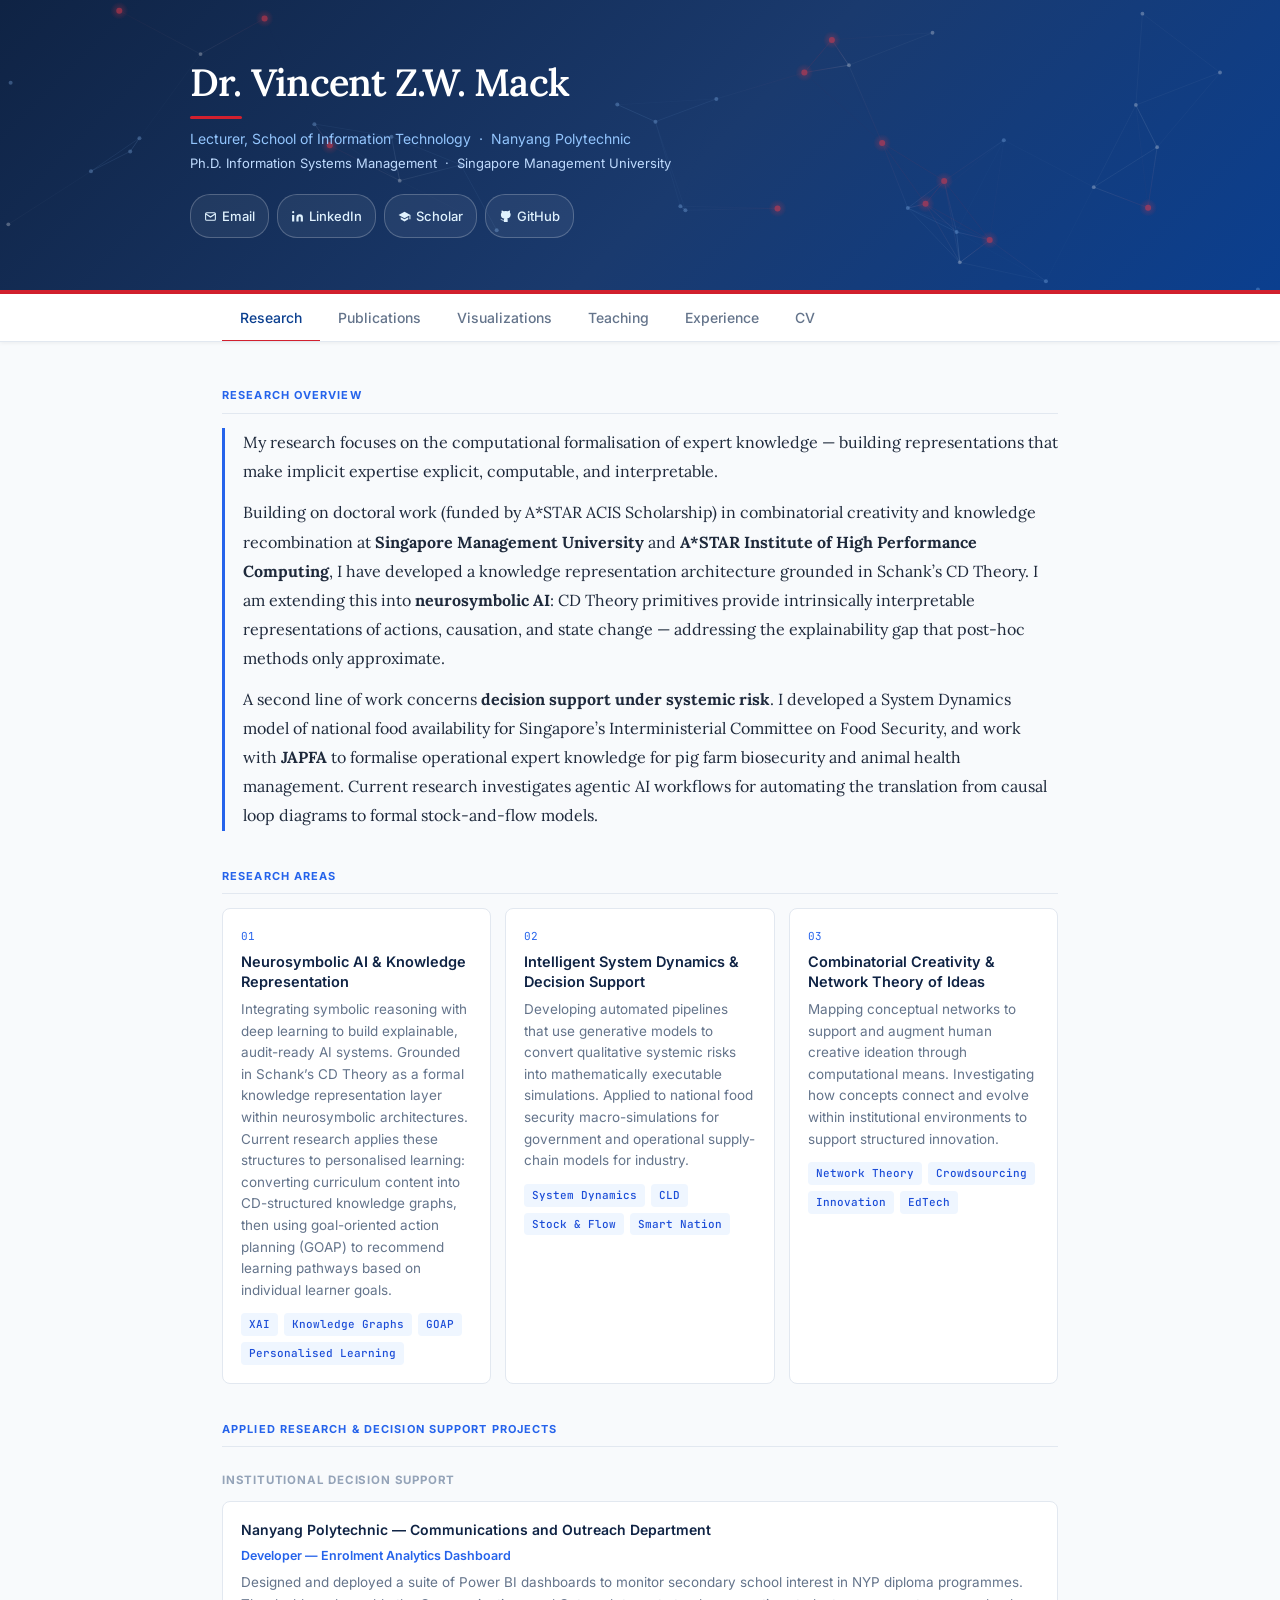
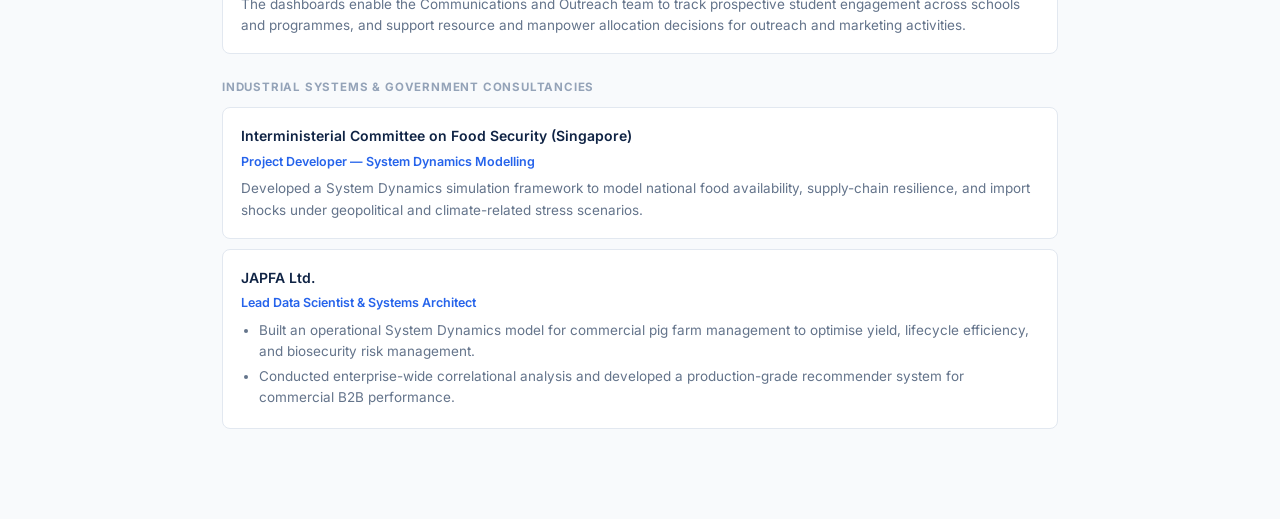
<file: index.html>
<!DOCTYPE html>
<html lang="en">

<head>
  <meta charset="UTF-8" />
  <meta name="viewport" content="width=device-width, initial-scale=1.0" />
  <title>Dr. Vincent Z.W. Mack — Research</title>
  <meta name="description"
    content="Personal academic webpage of Dr. Vincent Z.W. Mack, Lecturer at Nanyang Polytechnic." />
  <link rel="preconnect" href="https://fonts.googleapis.com" />
  <link rel="preconnect" href="https://fonts.gstatic.com" crossorigin />
  <link
    href="https://fonts.googleapis.com/css2?family=Inter:wght@300;400;500;600;700&family=JetBrains+Mono:wght@400;500&family=Lora:ital,wght@0,400;0,600;1,400&display=swap"
    rel="stylesheet" />
  <link rel="stylesheet" href="styles.css">
</head>

<body>
  <header>
    <canvas id="net-canvas" aria-hidden="true"></canvas>
    <div class="hdr">
      <div class="hdr-name">Dr. Vincent Z.W. Mack</div>
      <div class="hdr-title">Lecturer, School of Information Technology &nbsp;&middot;&nbsp; Nanyang Polytechnic</div>
      <div class="hdr-inst">Ph.D. Information Systems Management &nbsp;&middot;&nbsp; Singapore Management University
      </div>
      <nav class="hdr-links" aria-label="Contact and profiles">
        <a class="hdr-link" href="mailto:vincent_mack@nyp.edu.sg"><svg width="13" height="13" aria-hidden="true"
            fill="none" stroke="currentColor" stroke-width="2" viewBox="0 0 24 24">
            <rect x="3" y="5" width="18" height="14" rx="2" />
            <path d="M3 7l9 6 9-6" />
          </svg>Email</a>
        <a class="hdr-link" href="https://www.linkedin.com/in/vincent-mack-phd-50897831/" target="_blank"
          rel="noopener noreferrer"><svg width="13" height="13" aria-hidden="true" fill="currentColor"
            viewBox="0 0 24 24">
            <path
              d="M16 8a6 6 0 016 6v7h-4v-7a2 2 0 00-2-2 2 2 0 00-2 2v7h-4v-7a6 6 0 016-6zM2 9h4v12H2zM4 6a2 2 0 100-4 2 2 0 000 4z" />
          </svg>LinkedIn</a>
        <a class="hdr-link" href="https://scholar.google.com/citations?user=MOvF2O4AAAAJ&hl=en" target="_blank"
          rel="noopener noreferrer"><svg width="13" height="13" aria-hidden="true" fill="currentColor"
            viewBox="0 0 24 24">
            <path d="M12 3L1 9l11 6 9-4.91V17h2V9L12 3zM5 13.18v4L12 21l7-3.82v-4L12 17l-7-3.82z" />
          </svg>Scholar</a>
        <a class="hdr-link" href="https://github.com/mackzwv" target="_blank" rel="noopener noreferrer"><svg width="13"
            height="13" aria-hidden="true" fill="currentColor" viewBox="0 0 24 24">
            <path
              d="M9 19c-5 1.5-5-2.5-7-3m14 6v-3.87a3.37 3.37 0 00-.94-2.61c3.14-.35 6.44-1.54 6.44-7A5.44 5.44 0 0020 4.77 5.07 5.07 0 0019.91 1S18.73.65 16 2.48a13.38 13.38 0 00-7 0C6.27.65 5.09 1 5.09 1A5.07 5.07 0 005 4.77a5.44 5.44 0 00-1.5 3.78c0 5.42 3.3 6.61 6.44 7A3.37 3.37 0 009 18.13V22" />
          </svg>GitHub</a>
      </nav>
    </div>
  </header>
    <div class="nav-bar">
    <div class="nav-inner" aria-label="Site sections">
      <a class="nav-tab active" href="index.html" aria-current="page">Research</a>
      <a class="nav-tab" href="publications.html">Publications</a>
      <a class="nav-tab" href="visualizations.html">Visualizations</a>
      <a class="nav-tab" href="teaching.html">Teaching</a>
      <a class="nav-tab" href="experience.html">Experience</a>
      <a class="nav-tab" href="cv.html">CV</a>
    </div>
  </div>
  <main>
<section id="research" class="tab-pane active" role="tabpanel">
      <div class="sec">Research Overview</div>
      <div class="r-stmt">
        <p>My research focuses on the computational formalisation of expert knowledge &#8212; building representations that make implicit expertise explicit, computable, and interpretable.</p>
        <p>Building on doctoral work (funded by A*STAR ACIS Scholarship) in combinatorial creativity and knowledge recombination at <strong>Singapore Management University</strong> and <strong>A*STAR Institute of High Performance Computing</strong>, I have developed a knowledge representation architecture grounded in Schank&#8217;s CD Theory. I am extending this into <strong>neurosymbolic AI</strong>: CD Theory primitives provide intrinsically interpretable representations of actions, causation, and state change &#8212; addressing the explainability gap that post-hoc methods only approximate.</p>
        <p>A second line of work concerns <strong>decision support under systemic risk</strong>. I developed a System Dynamics model of national food availability for Singapore&#8217;s Interministerial Committee on Food Security, and work with <strong>JAPFA</strong> to formalise operational expert knowledge for pig farm biosecurity and animal health management. Current research investigates agentic AI workflows for automating the translation from causal loop diagrams to formal stock-and-flow models.</p>
      </div>
      <div class="sec">Research Areas</div>
      <div class="pillars">
        <div class="pillar">
          <div class="p-num">01</div>
          <div class="p-title">Neurosymbolic AI &amp; Knowledge Representation</div>
          <div class="p-body">Integrating symbolic reasoning with deep learning to build explainable, audit-ready AI
            systems. Grounded in Schank&#8217;s CD Theory as a formal knowledge representation layer within neurosymbolic
            architectures. Current research applies these structures to personalised learning: converting curriculum
            content into CD-structured knowledge graphs, then using goal-oriented action planning (GOAP) to recommend
            learning pathways based on individual learner goals.</div>
          <div class="p-tags"><span class="tag">XAI</span><span class="tag">Knowledge Graphs</span><span
              class="tag">GOAP</span><span class="tag">Personalised Learning</span></div>
        </div>
        <div class="pillar">
          <div class="p-num">02</div>
          <div class="p-title">Intelligent System Dynamics &amp; Decision Support</div>
          <div class="p-body">Developing automated pipelines that use generative models to convert qualitative systemic
            risks into mathematically executable simulations. Applied to national food security macro-simulations for
            government and operational supply-chain models for industry.</div>
          <div class="p-tags"><span class="tag">System Dynamics</span><span class="tag">CLD</span><span
              class="tag">Stock &amp; Flow</span><span class="tag">Smart Nation</span></div>
        </div>
        <div class="pillar">
          <div class="p-num">03</div>
          <div class="p-title">Combinatorial Creativity &amp; Network Theory of Ideas</div>
          <div class="p-body">Mapping conceptual networks to support and augment human creative ideation through
            computational means. Investigating how concepts connect and evolve within institutional environments to
            support structured innovation.</div>
          <div class="p-tags"><span class="tag">Network Theory</span><span class="tag">Crowdsourcing</span><span
              class="tag">Innovation</span><span class="tag">EdTech</span></div>
        </div>
      </div>
      <div class="sec">Applied Research &amp; Decision Support Projects</div>
      <div class="pub-grp">Institutional Decision Support</div>
      <div class="proj">
        <div class="proj-title">Nanyang Polytechnic &#8212; Communications and Outreach Department</div>
        <div class="proj-role">Developer &#8212; Enrolment Analytics Dashboard</div>
        <div class="proj-body">Designed and deployed a suite of Power BI dashboards to monitor secondary school interest
          in NYP diploma programmes. The dashboards enable the Communications and Outreach team to track prospective
          student engagement across schools and programmes, and support resource and manpower allocation decisions for
          outreach and marketing activities.</div>
      </div>
      <div class="pub-grp">Industrial Systems &amp; Government Consultancies</div>
      <div class="proj">
        <div class="proj-title">Interministerial Committee on Food Security (Singapore)</div>
        <div class="proj-role">Project Developer &#8212; System Dynamics Modelling</div>
        <div class="proj-body">Developed a System Dynamics simulation framework to model national food availability,
          supply-chain resilience, and import shocks under geopolitical and climate-related stress scenarios.</div>
      </div>
      <div class="proj">
        <div class="proj-title">JAPFA Ltd.</div>
        <div class="proj-role">Lead Data Scientist &amp; Systems Architect</div>
        <div class="proj-body">
          <ul>
            <li>Built an operational System Dynamics model for commercial pig farm management to optimise yield,
              lifecycle efficiency, and biosecurity risk management.</li>
            <li>Conducted enterprise-wide correlational analysis and developed a production-grade recommender system for
              commercial B2B performance.</li>
          </ul>
        </div>
      </div>
    </section>
  </main>
  <script src="site.js"></script>
</body>

</html>
</file>
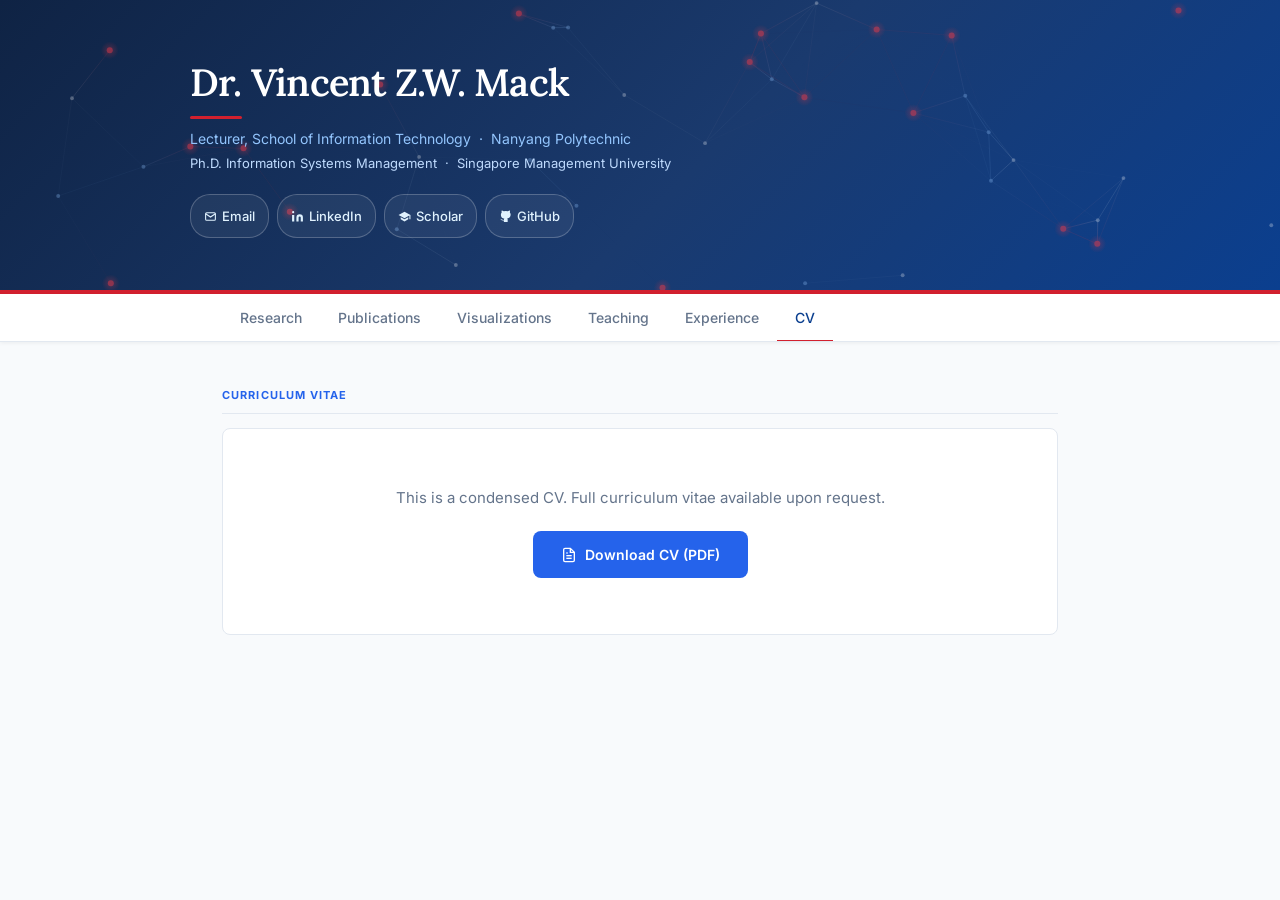
<file: cv.html>
<!DOCTYPE html>
<html lang="en">

<head>
  <meta charset="UTF-8" />
  <meta name="viewport" content="width=device-width, initial-scale=1.0" />
  <title>Dr. Vincent Z.W. Mack — CV</title>
  <meta name="description"
    content="Personal academic webpage of Dr. Vincent Z.W. Mack, Lecturer at Nanyang Polytechnic." />
  <link rel="preconnect" href="https://fonts.googleapis.com" />
  <link rel="preconnect" href="https://fonts.gstatic.com" crossorigin />
  <link
    href="https://fonts.googleapis.com/css2?family=Inter:wght@300;400;500;600;700&family=JetBrains+Mono:wght@400;500&family=Lora:ital,wght@0,400;0,600;1,400&display=swap"
    rel="stylesheet" />
  <link rel="stylesheet" href="styles.css">
</head>

<body>
  <header>
    <canvas id="net-canvas" aria-hidden="true"></canvas>
    <div class="hdr">
      <div class="hdr-name">Dr. Vincent Z.W. Mack</div>
      <div class="hdr-title">Lecturer, School of Information Technology &nbsp;&middot;&nbsp; Nanyang Polytechnic</div>
      <div class="hdr-inst">Ph.D. Information Systems Management &nbsp;&middot;&nbsp; Singapore Management University
      </div>
      <nav class="hdr-links" aria-label="Contact and profiles">
        <a class="hdr-link" href="mailto:vincent_mack@nyp.edu.sg"><svg width="13" height="13" aria-hidden="true"
            fill="none" stroke="currentColor" stroke-width="2" viewBox="0 0 24 24">
            <rect x="3" y="5" width="18" height="14" rx="2" />
            <path d="M3 7l9 6 9-6" />
          </svg>Email</a>
        <a class="hdr-link" href="https://www.linkedin.com/in/vincent-mack-phd-50897831/" target="_blank"
          rel="noopener noreferrer"><svg width="13" height="13" aria-hidden="true" fill="currentColor"
            viewBox="0 0 24 24">
            <path
              d="M16 8a6 6 0 016 6v7h-4v-7a2 2 0 00-2-2 2 2 0 00-2 2v7h-4v-7a6 6 0 016-6zM2 9h4v12H2zM4 6a2 2 0 100-4 2 2 0 000 4z" />
          </svg>LinkedIn</a>
        <a class="hdr-link" href="https://scholar.google.com/citations?user=MOvF2O4AAAAJ&hl=en" target="_blank"
          rel="noopener noreferrer"><svg width="13" height="13" aria-hidden="true" fill="currentColor"
            viewBox="0 0 24 24">
            <path d="M12 3L1 9l11 6 9-4.91V17h2V9L12 3zM5 13.18v4L12 21l7-3.82v-4L12 17l-7-3.82z" />
          </svg>Scholar</a>
        <a class="hdr-link" href="https://github.com/mackzwv" target="_blank" rel="noopener noreferrer"><svg width="13"
            height="13" aria-hidden="true" fill="currentColor" viewBox="0 0 24 24">
            <path
              d="M9 19c-5 1.5-5-2.5-7-3m14 6v-3.87a3.37 3.37 0 00-.94-2.61c3.14-.35 6.44-1.54 6.44-7A5.44 5.44 0 0020 4.77 5.07 5.07 0 0019.91 1S18.73.65 16 2.48a13.38 13.38 0 00-7 0C6.27.65 5.09 1 5.09 1A5.07 5.07 0 005 4.77a5.44 5.44 0 00-1.5 3.78c0 5.42 3.3 6.61 6.44 7A3.37 3.37 0 009 18.13V22" />
          </svg>GitHub</a>
      </nav>
    </div>
  </header>
    <div class="nav-bar">
    <div class="nav-inner" aria-label="Site sections">
      <a class="nav-tab" href="index.html">Research</a>
      <a class="nav-tab" href="publications.html">Publications</a>
      <a class="nav-tab" href="visualizations.html">Visualizations</a>
      <a class="nav-tab" href="teaching.html">Teaching</a>
      <a class="nav-tab" href="experience.html">Experience</a>
      <a class="nav-tab active" href="cv.html" aria-current="page">CV</a>
    </div>
  </div>
  <main>
<section id="cv" class="tab-pane active" role="tabpanel">
      <div class="sec">Curriculum Vitae</div>
      <div class="pub" style="text-align:center;padding:clamp(32px,6vw,56px) 24px">
        <div style="font-size:clamp(13px,2vw,15px);color:var(--muted);margin-bottom:20px">This is a condensed CV. Full curriculum vitae available upon request.</div>
        <a href="vmack-cv.pdf" target="_blank" rel="noopener noreferrer"
          style="display:inline-flex;align-items:center;gap:8px;background:var(--accent);color:#fff;padding:12px 28px;border-radius:8px;font-weight:600;font-size:14px;text-decoration:none;-webkit-tap-highlight-color:transparent">
          <svg width="16" height="16" fill="none" stroke="currentColor" stroke-width="2" viewBox="0 0 24 24" aria-hidden="true"><path d="M14 2H6a2 2 0 00-2 2v16a2 2 0 002 2h12a2 2 0 002-2V8z"/><polyline points="14 2 14 8 20 8"/><line x1="16" y1="13" x2="8" y2="13"/><line x1="16" y1="17" x2="8" y2="17"/><polyline points="10 9 9 9 8 9"/></svg>
          Download CV (PDF)
        </a>
      </div>
    </section>
  </main>
  <script src="site.js"></script>
</body>

</html>
</file>
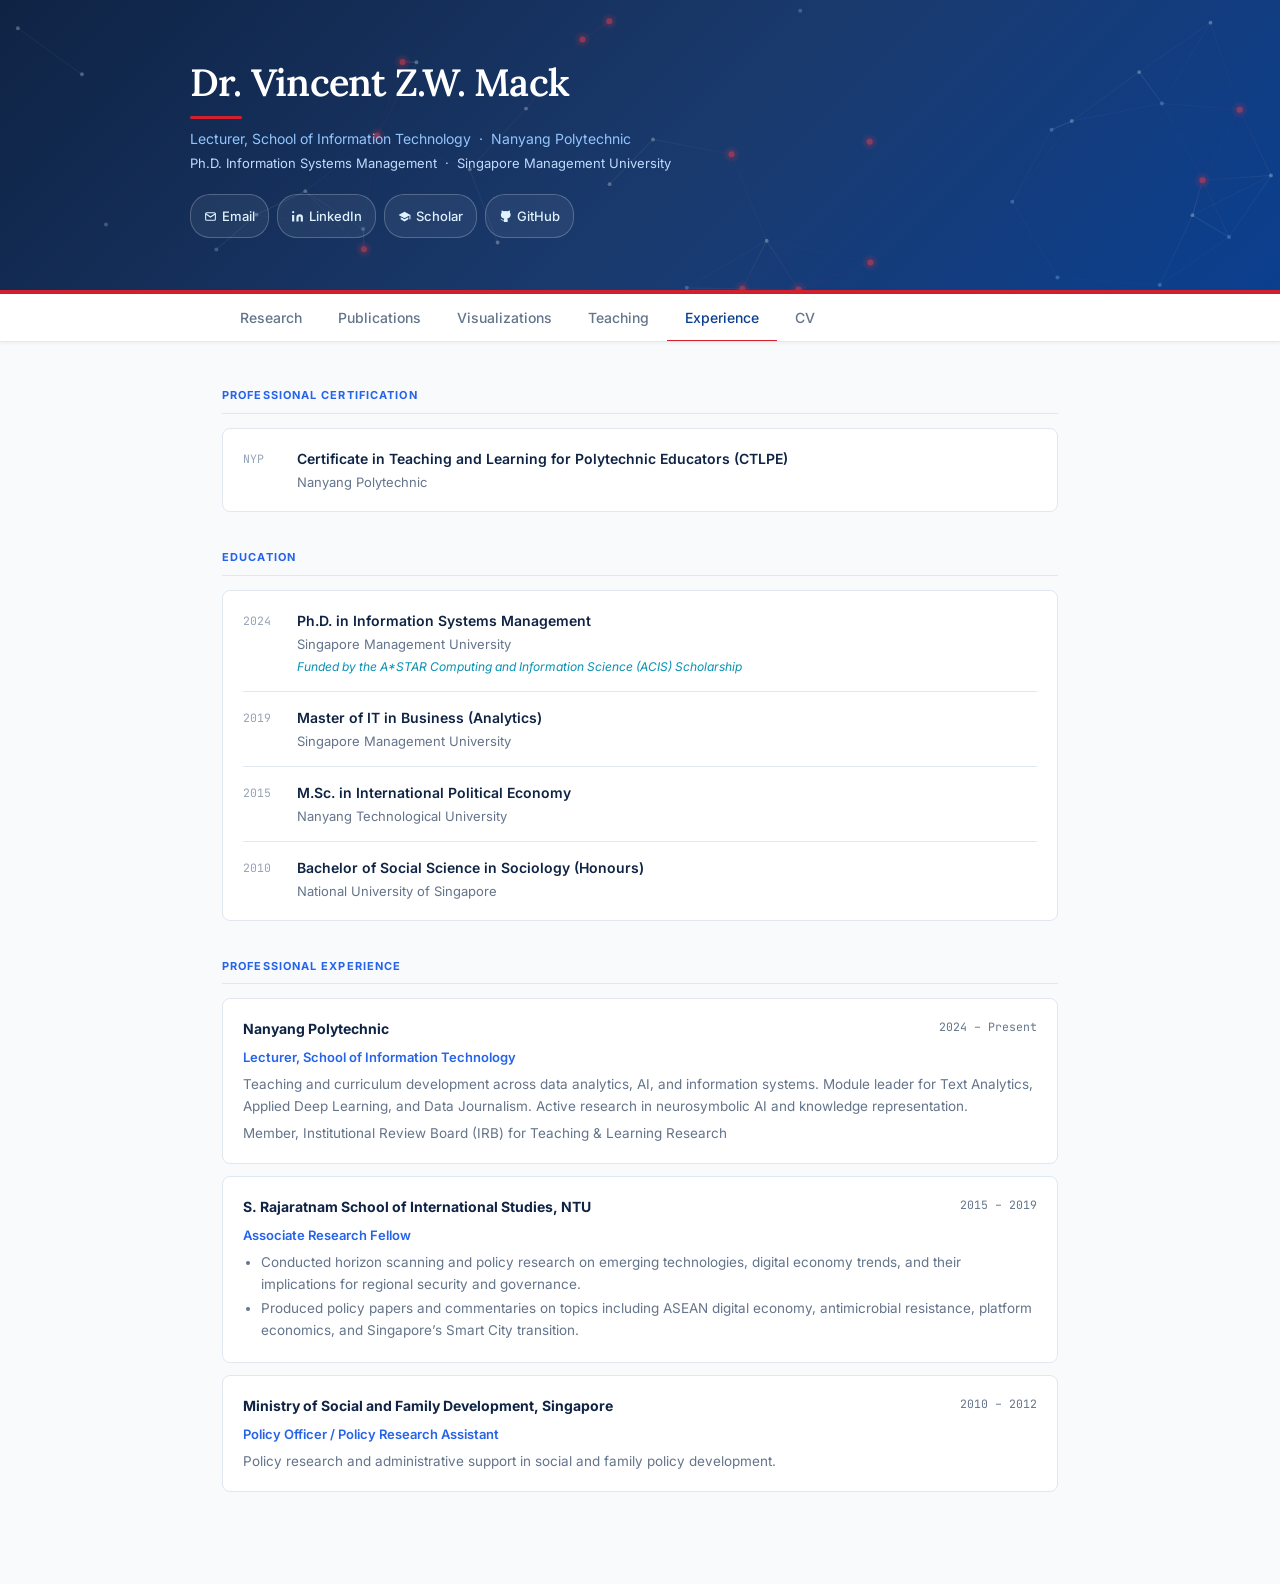
<file: experience.html>
<!DOCTYPE html>
<html lang="en">

<head>
  <meta charset="UTF-8" />
  <meta name="viewport" content="width=device-width, initial-scale=1.0" />
  <title>Dr. Vincent Z.W. Mack — Experience</title>
  <meta name="description"
    content="Personal academic webpage of Dr. Vincent Z.W. Mack, Lecturer at Nanyang Polytechnic." />
  <link rel="preconnect" href="https://fonts.googleapis.com" />
  <link rel="preconnect" href="https://fonts.gstatic.com" crossorigin />
  <link
    href="https://fonts.googleapis.com/css2?family=Inter:wght@300;400;500;600;700&family=JetBrains+Mono:wght@400;500&family=Lora:ital,wght@0,400;0,600;1,400&display=swap"
    rel="stylesheet" />
  <link rel="stylesheet" href="styles.css">
</head>

<body>
  <header>
    <canvas id="net-canvas" aria-hidden="true"></canvas>
    <div class="hdr">
      <div class="hdr-name">Dr. Vincent Z.W. Mack</div>
      <div class="hdr-title">Lecturer, School of Information Technology &nbsp;&middot;&nbsp; Nanyang Polytechnic</div>
      <div class="hdr-inst">Ph.D. Information Systems Management &nbsp;&middot;&nbsp; Singapore Management University
      </div>
      <nav class="hdr-links" aria-label="Contact and profiles">
        <a class="hdr-link" href="mailto:vincent_mack@nyp.edu.sg"><svg width="13" height="13" aria-hidden="true"
            fill="none" stroke="currentColor" stroke-width="2" viewBox="0 0 24 24">
            <rect x="3" y="5" width="18" height="14" rx="2" />
            <path d="M3 7l9 6 9-6" />
          </svg>Email</a>
        <a class="hdr-link" href="https://www.linkedin.com/in/vincent-mack-phd-50897831/" target="_blank"
          rel="noopener noreferrer"><svg width="13" height="13" aria-hidden="true" fill="currentColor"
            viewBox="0 0 24 24">
            <path
              d="M16 8a6 6 0 016 6v7h-4v-7a2 2 0 00-2-2 2 2 0 00-2 2v7h-4v-7a6 6 0 016-6zM2 9h4v12H2zM4 6a2 2 0 100-4 2 2 0 000 4z" />
          </svg>LinkedIn</a>
        <a class="hdr-link" href="https://scholar.google.com/citations?user=MOvF2O4AAAAJ&hl=en" target="_blank"
          rel="noopener noreferrer"><svg width="13" height="13" aria-hidden="true" fill="currentColor"
            viewBox="0 0 24 24">
            <path d="M12 3L1 9l11 6 9-4.91V17h2V9L12 3zM5 13.18v4L12 21l7-3.82v-4L12 17l-7-3.82z" />
          </svg>Scholar</a>
        <a class="hdr-link" href="https://github.com/mackzwv" target="_blank" rel="noopener noreferrer"><svg width="13"
            height="13" aria-hidden="true" fill="currentColor" viewBox="0 0 24 24">
            <path
              d="M9 19c-5 1.5-5-2.5-7-3m14 6v-3.87a3.37 3.37 0 00-.94-2.61c3.14-.35 6.44-1.54 6.44-7A5.44 5.44 0 0020 4.77 5.07 5.07 0 0019.91 1S18.73.65 16 2.48a13.38 13.38 0 00-7 0C6.27.65 5.09 1 5.09 1A5.07 5.07 0 005 4.77a5.44 5.44 0 00-1.5 3.78c0 5.42 3.3 6.61 6.44 7A3.37 3.37 0 009 18.13V22" />
          </svg>GitHub</a>
      </nav>
    </div>
  </header>
    <div class="nav-bar">
    <div class="nav-inner" aria-label="Site sections">
      <a class="nav-tab" href="index.html">Research</a>
      <a class="nav-tab" href="publications.html">Publications</a>
      <a class="nav-tab" href="visualizations.html">Visualizations</a>
      <a class="nav-tab" href="teaching.html">Teaching</a>
      <a class="nav-tab active" href="experience.html" aria-current="page">Experience</a>
      <a class="nav-tab" href="cv.html">CV</a>
    </div>
  </div>
  <main>
<section id="experience" class="tab-pane active" role="tabpanel">
      <div class="sec">Professional Certification</div>
      <div class="edu-wrap">
        <div class="edu-row">
          <div class="edu-yr">NYP</div>
          <div>
            <div class="edu-deg">Certificate in Teaching and Learning for Polytechnic Educators (CTLPE)</div>
            <div class="edu-inst">Nanyang Polytechnic</div>
          </div>
        </div>
      </div>

      <div class="sec">Education</div>
      <div class="edu-wrap">
        <div class="edu-row">
          <div class="edu-yr">2024</div>
          <div>
            <div class="edu-deg">Ph.D. in Information Systems Management</div>
            <div class="edu-inst">Singapore Management University</div>
            <div class="edu-note">Funded by the A*STAR Computing and Information Science (ACIS) Scholarship</div>
          </div>
        </div>
        <div class="edu-row">
          <div class="edu-yr">2019</div>
          <div>
            <div class="edu-deg">Master of IT in Business (Analytics)</div>
            <div class="edu-inst">Singapore Management University</div>
          </div>
        </div>
        <div class="edu-row">
          <div class="edu-yr">2015</div>
          <div>
            <div class="edu-deg">M.Sc. in International Political Economy</div>
            <div class="edu-inst">Nanyang Technological University</div>
          </div>
        </div>
        <div class="edu-row">
          <div class="edu-yr">2010</div>
          <div>
            <div class="edu-deg">Bachelor of Social Science in Sociology (Honours)</div>
            <div class="edu-inst">National University of Singapore</div>
          </div>
        </div>
      </div>

      <div class="sec">Professional Experience</div>
      <div class="exp">
        <div class="exp-hdr">
          <div class="exp-org">Nanyang Polytechnic</div>
          <div class="exp-date">2024 &ndash; Present</div>
        </div>
        <div class="exp-role">Lecturer, School of Information Technology</div>
        <div class="exp-body">Teaching and curriculum development across data analytics, AI, and information systems.
          Module leader for Text Analytics, Applied Deep Learning, and Data Journalism. Active research in neurosymbolic
          AI and knowledge representation.</div>
        <div class="exp-body" style="margin-top:6px;color:var(--muted)">Member, Institutional Review Board (IRB) for Teaching &amp; Learning Research</div>
      </div>
      <div class="exp">
        <div class="exp-hdr">
          <div class="exp-org">S. Rajaratnam School of International Studies, NTU</div>
          <div class="exp-date">2015 &ndash; 2019</div>
        </div>
        <div class="exp-role">Associate Research Fellow</div>
        <div class="exp-body">
          <ul>
            <li>Conducted horizon scanning and policy research on emerging technologies, digital economy trends, and
              their implications for regional security and governance.</li>
            <li>Produced policy papers and commentaries on topics including ASEAN digital economy, antimicrobial
              resistance, platform economics, and Singapore&#8217;s Smart City transition.</li>
          </ul>
        </div>
      </div>
      <div class="exp">
        <div class="exp-hdr">
          <div class="exp-org">Ministry of Social and Family Development, Singapore</div>
          <div class="exp-date">2010 &ndash; 2012</div>
        </div>
        <div class="exp-role">Policy Officer / Policy Research Assistant</div>
        <div class="exp-body">Policy research and administrative support in social and family policy development.</div>
      </div>
    </section>
  </main>
  <script src="site.js"></script>
</body>

</html>
</file>
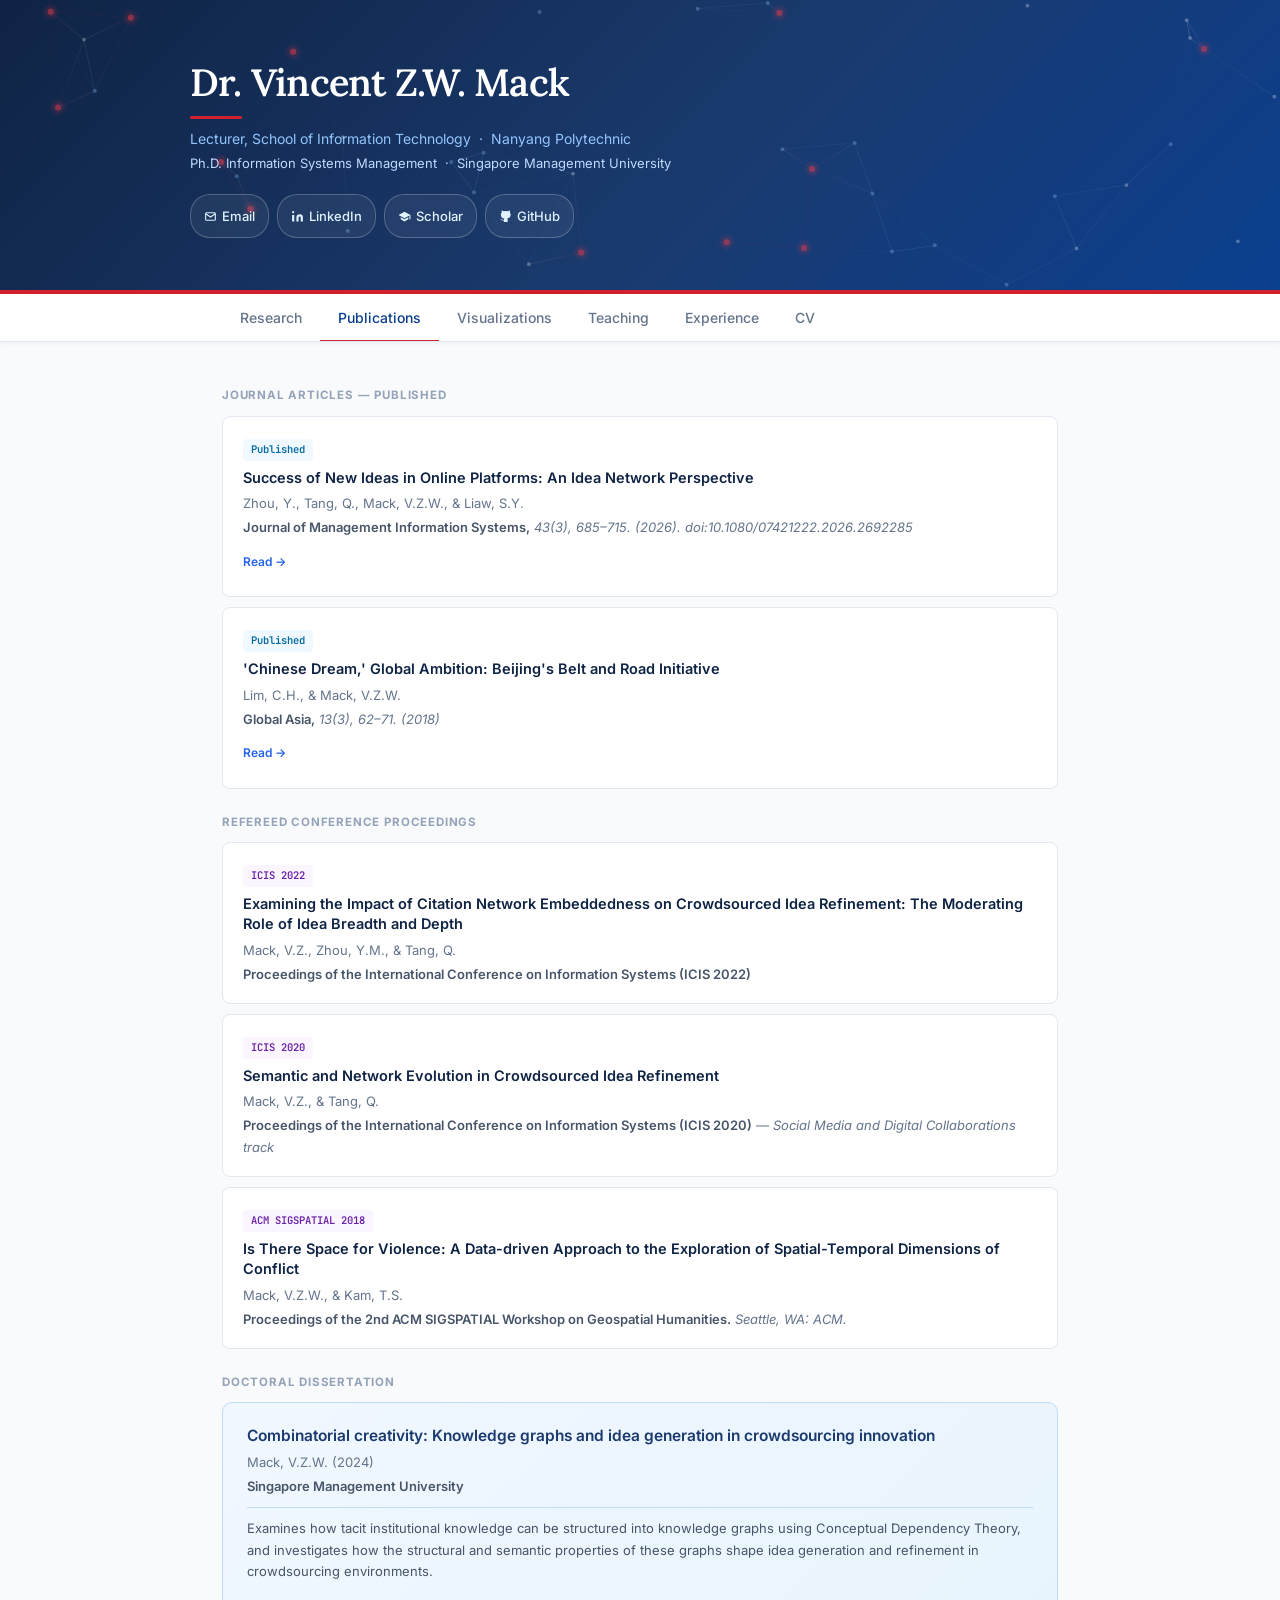
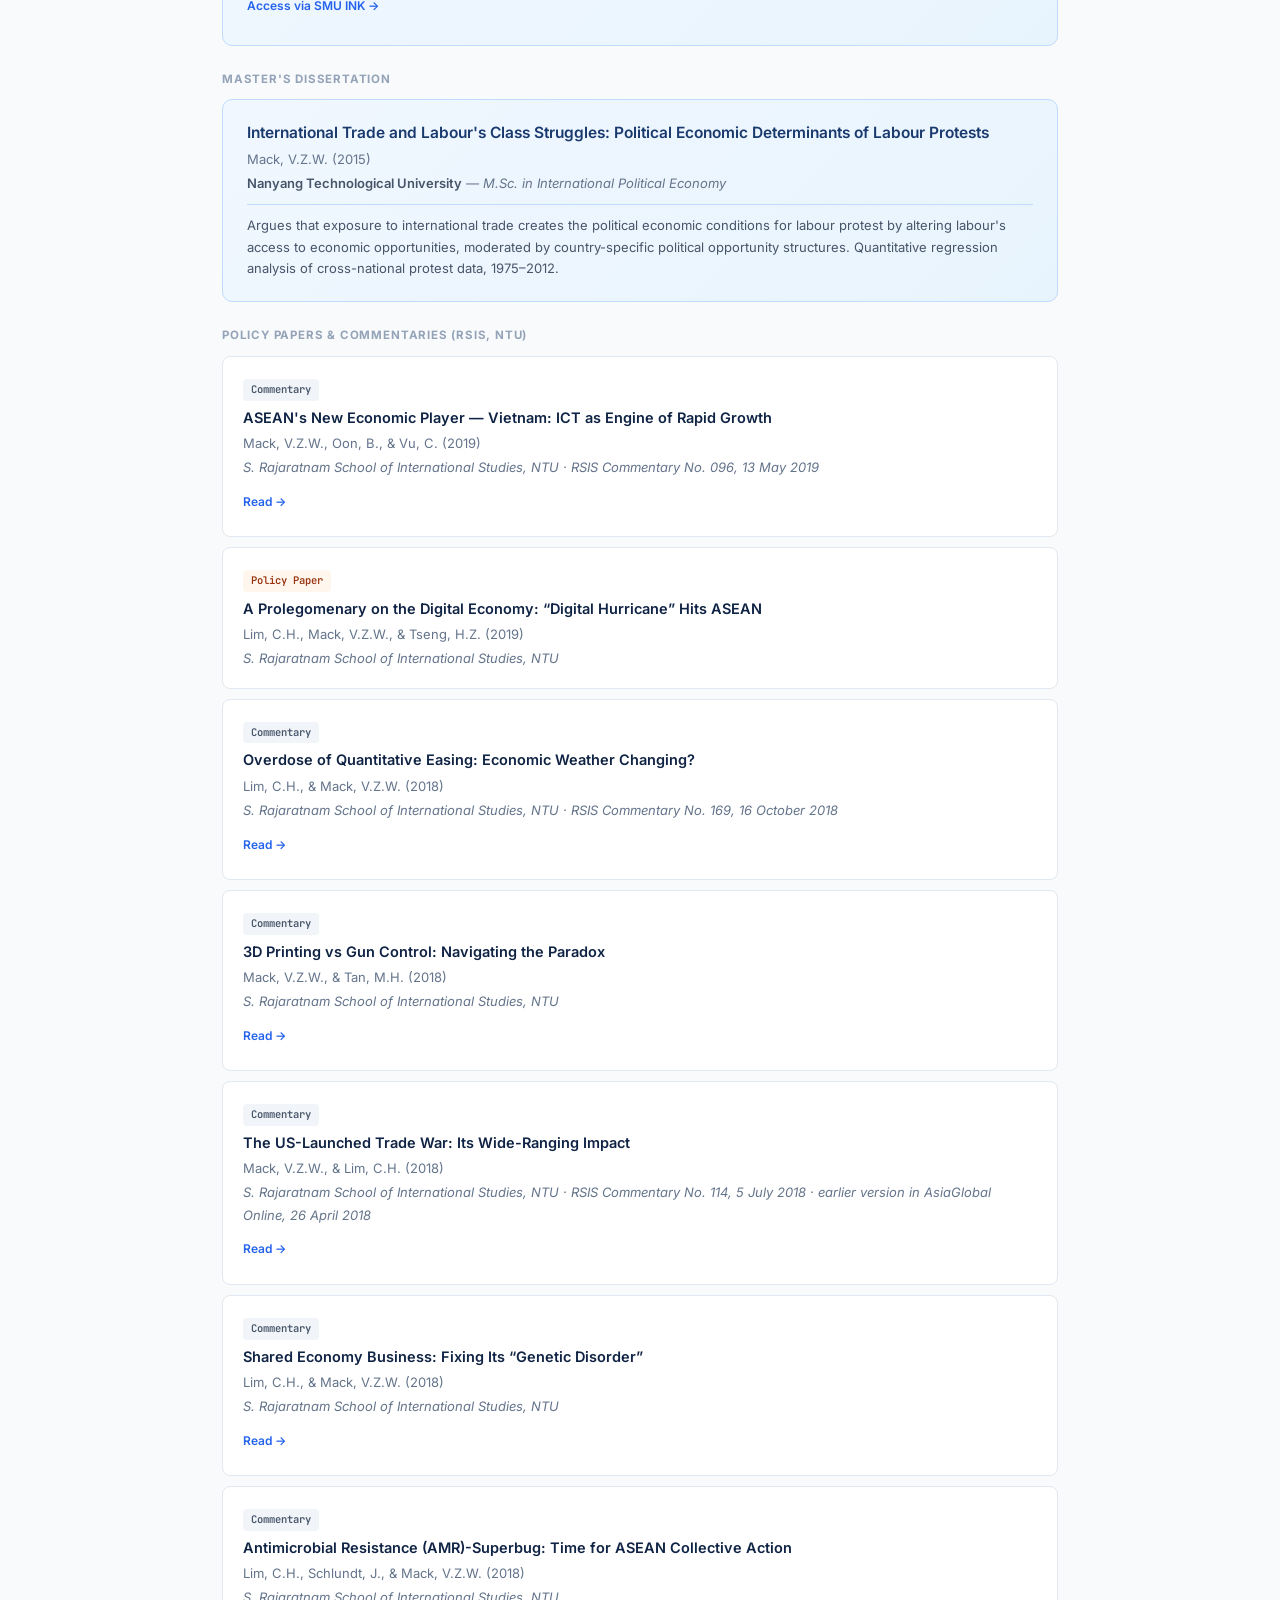
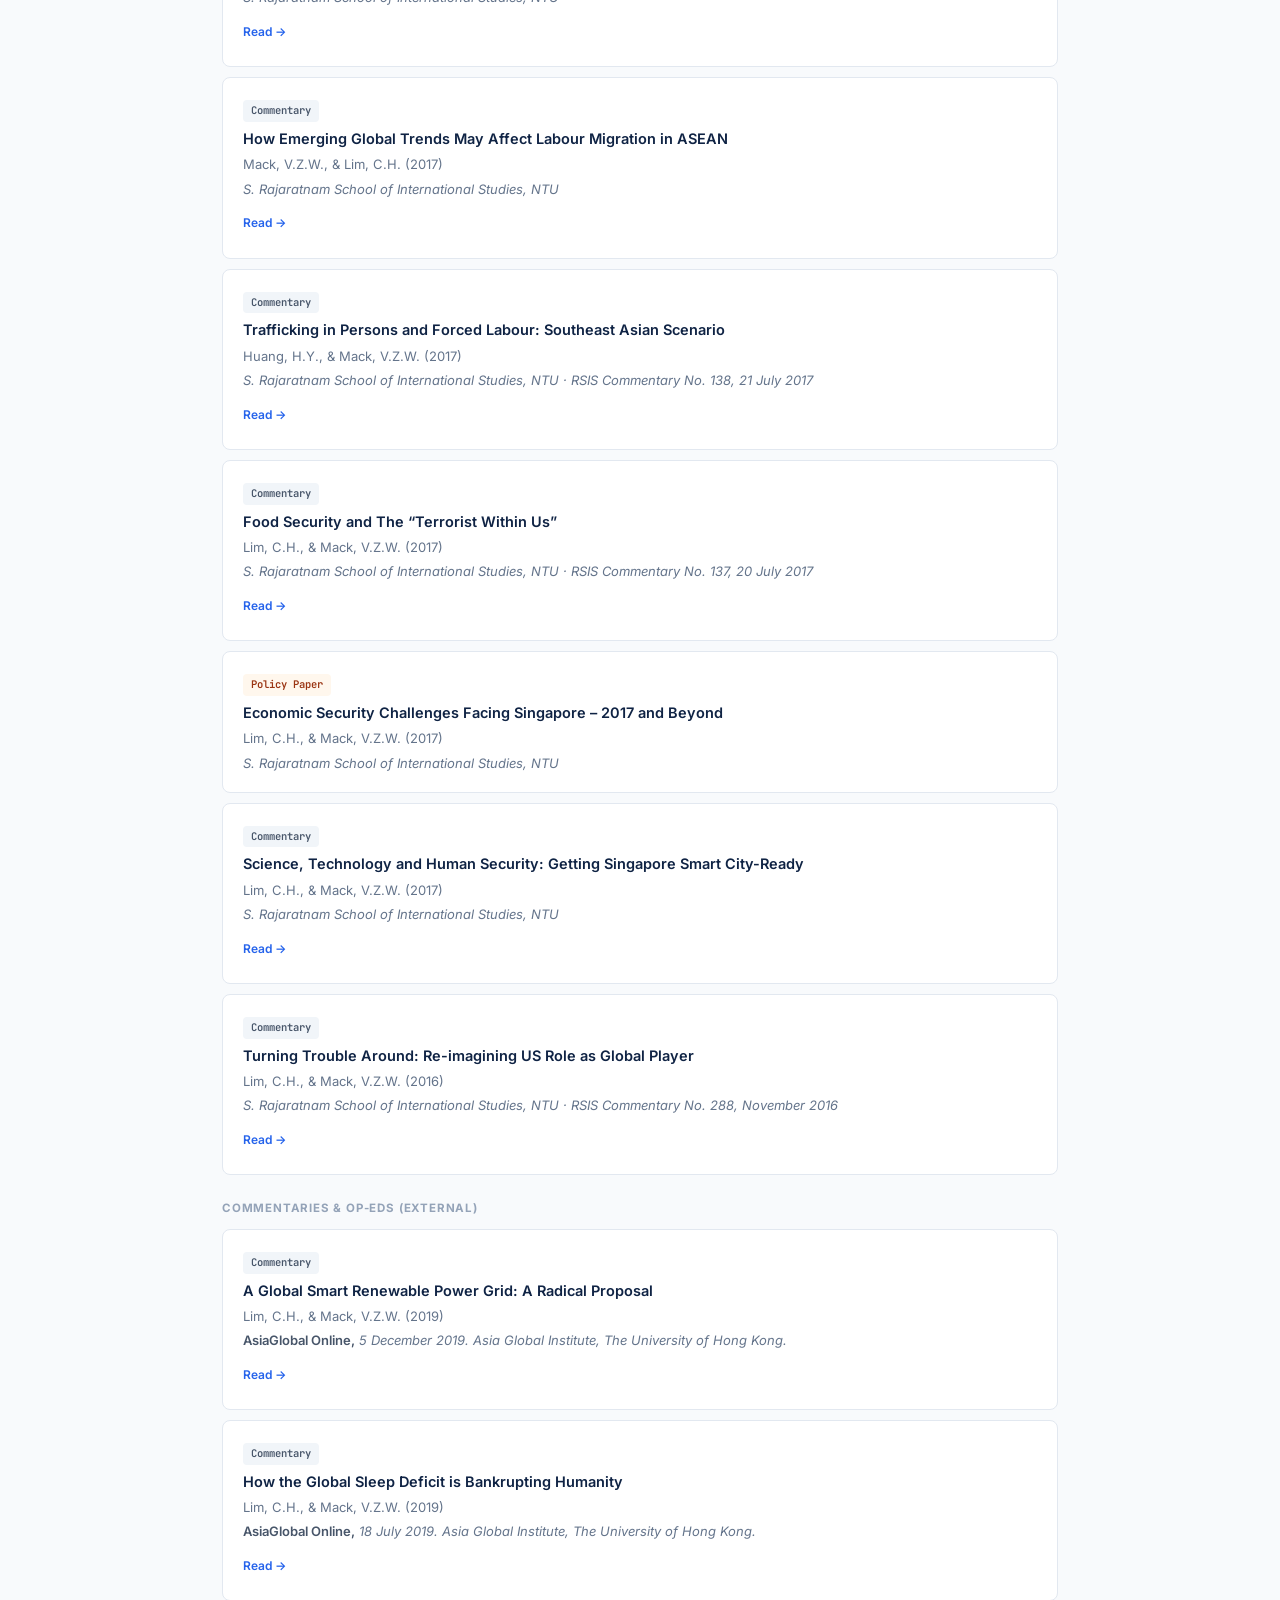
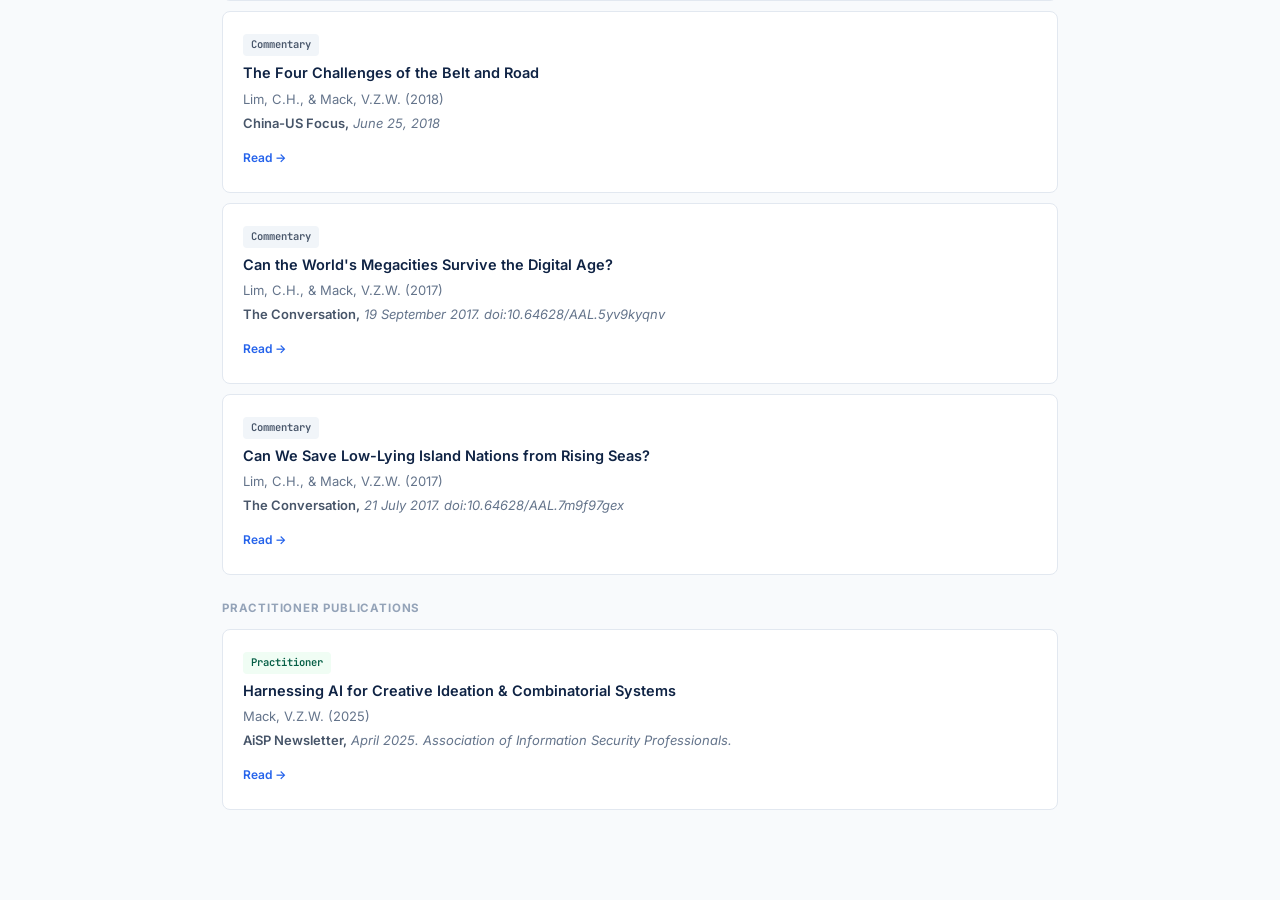
<file: publications.html>
<!DOCTYPE html>
<html lang="en">

<head>
  <meta charset="UTF-8" />
  <meta name="viewport" content="width=device-width, initial-scale=1.0" />
  <title>Dr. Vincent Z.W. Mack — Publications</title>
  <meta name="description"
    content="Personal academic webpage of Dr. Vincent Z.W. Mack, Lecturer at Nanyang Polytechnic." />
  <link rel="preconnect" href="https://fonts.googleapis.com" />
  <link rel="preconnect" href="https://fonts.gstatic.com" crossorigin />
  <link
    href="https://fonts.googleapis.com/css2?family=Inter:wght@300;400;500;600;700&family=JetBrains+Mono:wght@400;500&family=Lora:ital,wght@0,400;0,600;1,400&display=swap"
    rel="stylesheet" />
  <link rel="stylesheet" href="styles.css">
</head>

<body>
  <header>
    <canvas id="net-canvas" aria-hidden="true"></canvas>
    <div class="hdr">
      <div class="hdr-name">Dr. Vincent Z.W. Mack</div>
      <div class="hdr-title">Lecturer, School of Information Technology &nbsp;&middot;&nbsp; Nanyang Polytechnic</div>
      <div class="hdr-inst">Ph.D. Information Systems Management &nbsp;&middot;&nbsp; Singapore Management University
      </div>
      <nav class="hdr-links" aria-label="Contact and profiles">
        <a class="hdr-link" href="mailto:vincent_mack@nyp.edu.sg"><svg width="13" height="13" aria-hidden="true"
            fill="none" stroke="currentColor" stroke-width="2" viewBox="0 0 24 24">
            <rect x="3" y="5" width="18" height="14" rx="2" />
            <path d="M3 7l9 6 9-6" />
          </svg>Email</a>
        <a class="hdr-link" href="https://www.linkedin.com/in/vincent-mack-phd-50897831/" target="_blank"
          rel="noopener noreferrer"><svg width="13" height="13" aria-hidden="true" fill="currentColor"
            viewBox="0 0 24 24">
            <path
              d="M16 8a6 6 0 016 6v7h-4v-7a2 2 0 00-2-2 2 2 0 00-2 2v7h-4v-7a6 6 0 016-6zM2 9h4v12H2zM4 6a2 2 0 100-4 2 2 0 000 4z" />
          </svg>LinkedIn</a>
        <a class="hdr-link" href="https://scholar.google.com/citations?user=MOvF2O4AAAAJ&hl=en" target="_blank"
          rel="noopener noreferrer"><svg width="13" height="13" aria-hidden="true" fill="currentColor"
            viewBox="0 0 24 24">
            <path d="M12 3L1 9l11 6 9-4.91V17h2V9L12 3zM5 13.18v4L12 21l7-3.82v-4L12 17l-7-3.82z" />
          </svg>Scholar</a>
        <a class="hdr-link" href="https://github.com/mackzwv" target="_blank" rel="noopener noreferrer"><svg width="13"
            height="13" aria-hidden="true" fill="currentColor" viewBox="0 0 24 24">
            <path
              d="M9 19c-5 1.5-5-2.5-7-3m14 6v-3.87a3.37 3.37 0 00-.94-2.61c3.14-.35 6.44-1.54 6.44-7A5.44 5.44 0 0020 4.77 5.07 5.07 0 0019.91 1S18.73.65 16 2.48a13.38 13.38 0 00-7 0C6.27.65 5.09 1 5.09 1A5.07 5.07 0 005 4.77a5.44 5.44 0 00-1.5 3.78c0 5.42 3.3 6.61 6.44 7A3.37 3.37 0 009 18.13V22" />
          </svg>GitHub</a>
      </nav>
    </div>
  </header>
    <div class="nav-bar">
    <div class="nav-inner" aria-label="Site sections">
      <a class="nav-tab" href="index.html">Research</a>
      <a class="nav-tab active" href="publications.html" aria-current="page">Publications</a>
      <a class="nav-tab" href="visualizations.html">Visualizations</a>
      <a class="nav-tab" href="teaching.html">Teaching</a>
      <a class="nav-tab" href="experience.html">Experience</a>
      <a class="nav-tab" href="cv.html">CV</a>
    </div>
  </div>
  <main>
<section id="publications" class="tab-pane active" role="tabpanel">
      <div id="pub-list"></div>
    </section>
  </main>
  <script src="site.js"></script>
  <script src="site-data.js"></script>
  <script src="publications.js"></script>
</body>

</html>
</file>
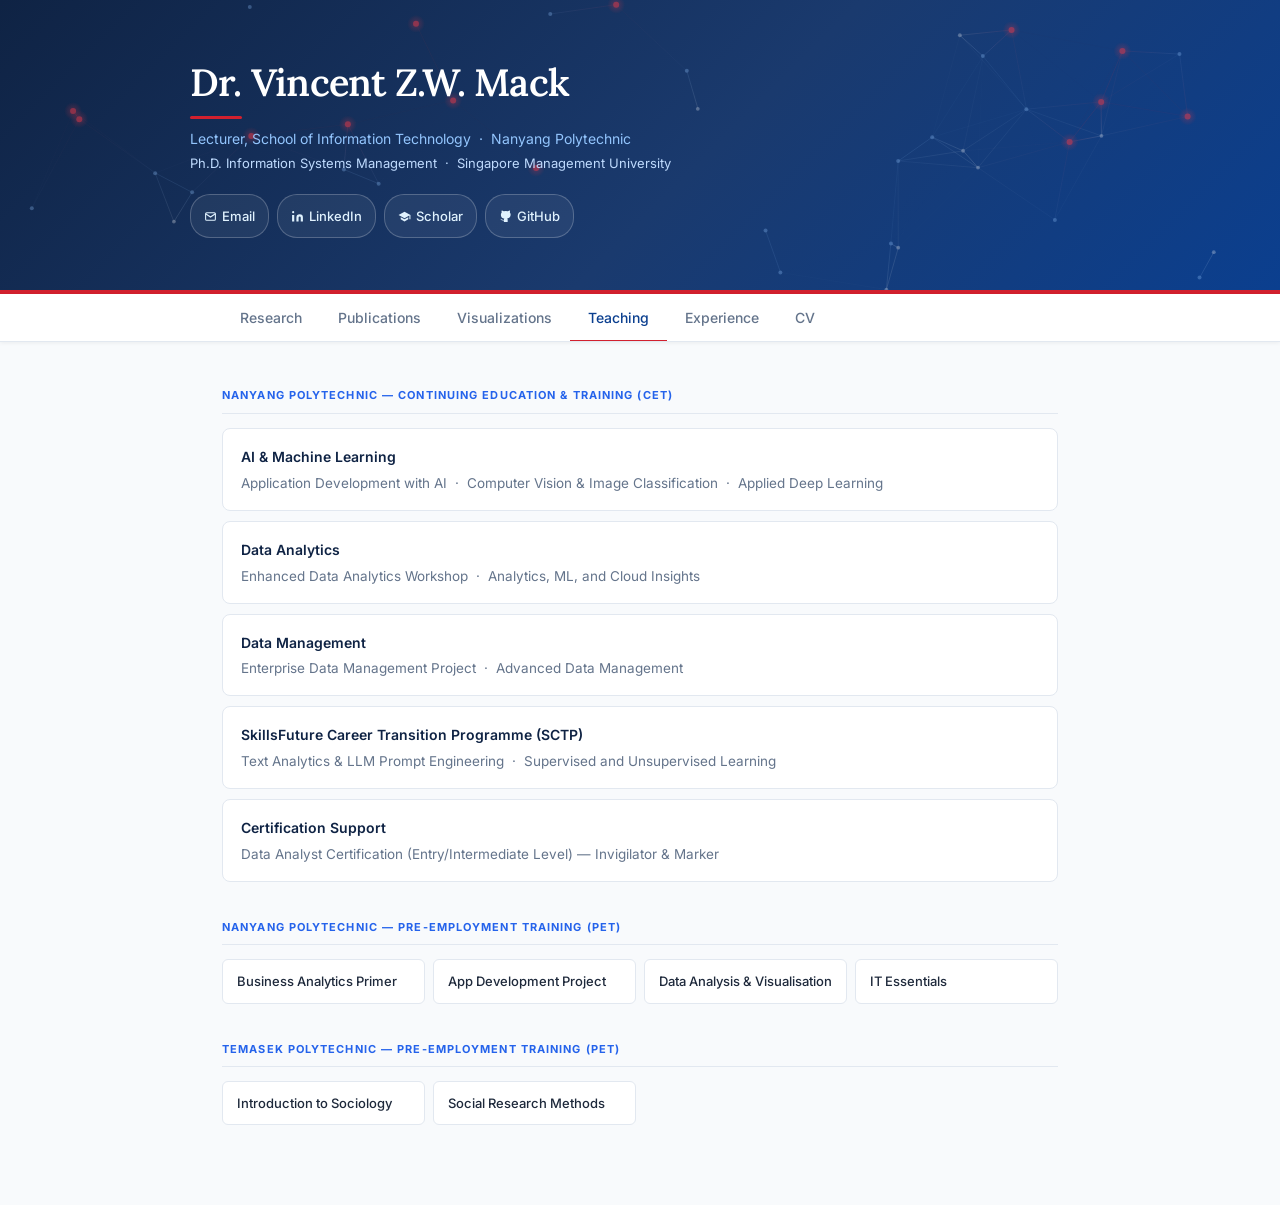
<file: teaching.html>
<!DOCTYPE html>
<html lang="en">

<head>
  <meta charset="UTF-8" />
  <meta name="viewport" content="width=device-width, initial-scale=1.0" />
  <title>Dr. Vincent Z.W. Mack — Teaching</title>
  <meta name="description"
    content="Personal academic webpage of Dr. Vincent Z.W. Mack, Lecturer at Nanyang Polytechnic." />
  <link rel="preconnect" href="https://fonts.googleapis.com" />
  <link rel="preconnect" href="https://fonts.gstatic.com" crossorigin />
  <link
    href="https://fonts.googleapis.com/css2?family=Inter:wght@300;400;500;600;700&family=JetBrains+Mono:wght@400;500&family=Lora:ital,wght@0,400;0,600;1,400&display=swap"
    rel="stylesheet" />
  <link rel="stylesheet" href="styles.css">
</head>

<body>
  <header>
    <canvas id="net-canvas" aria-hidden="true"></canvas>
    <div class="hdr">
      <div class="hdr-name">Dr. Vincent Z.W. Mack</div>
      <div class="hdr-title">Lecturer, School of Information Technology &nbsp;&middot;&nbsp; Nanyang Polytechnic</div>
      <div class="hdr-inst">Ph.D. Information Systems Management &nbsp;&middot;&nbsp; Singapore Management University
      </div>
      <nav class="hdr-links" aria-label="Contact and profiles">
        <a class="hdr-link" href="mailto:vincent_mack@nyp.edu.sg"><svg width="13" height="13" aria-hidden="true"
            fill="none" stroke="currentColor" stroke-width="2" viewBox="0 0 24 24">
            <rect x="3" y="5" width="18" height="14" rx="2" />
            <path d="M3 7l9 6 9-6" />
          </svg>Email</a>
        <a class="hdr-link" href="https://www.linkedin.com/in/vincent-mack-phd-50897831/" target="_blank"
          rel="noopener noreferrer"><svg width="13" height="13" aria-hidden="true" fill="currentColor"
            viewBox="0 0 24 24">
            <path
              d="M16 8a6 6 0 016 6v7h-4v-7a2 2 0 00-2-2 2 2 0 00-2 2v7h-4v-7a6 6 0 016-6zM2 9h4v12H2zM4 6a2 2 0 100-4 2 2 0 000 4z" />
          </svg>LinkedIn</a>
        <a class="hdr-link" href="https://scholar.google.com/citations?user=MOvF2O4AAAAJ&hl=en" target="_blank"
          rel="noopener noreferrer"><svg width="13" height="13" aria-hidden="true" fill="currentColor"
            viewBox="0 0 24 24">
            <path d="M12 3L1 9l11 6 9-4.91V17h2V9L12 3zM5 13.18v4L12 21l7-3.82v-4L12 17l-7-3.82z" />
          </svg>Scholar</a>
        <a class="hdr-link" href="https://github.com/mackzwv" target="_blank" rel="noopener noreferrer"><svg width="13"
            height="13" aria-hidden="true" fill="currentColor" viewBox="0 0 24 24">
            <path
              d="M9 19c-5 1.5-5-2.5-7-3m14 6v-3.87a3.37 3.37 0 00-.94-2.61c3.14-.35 6.44-1.54 6.44-7A5.44 5.44 0 0020 4.77 5.07 5.07 0 0019.91 1S18.73.65 16 2.48a13.38 13.38 0 00-7 0C6.27.65 5.09 1 5.09 1A5.07 5.07 0 005 4.77a5.44 5.44 0 00-1.5 3.78c0 5.42 3.3 6.61 6.44 7A3.37 3.37 0 009 18.13V22" />
          </svg>GitHub</a>
      </nav>
    </div>
  </header>
    <div class="nav-bar">
    <div class="nav-inner" aria-label="Site sections">
      <a class="nav-tab" href="index.html">Research</a>
      <a class="nav-tab" href="publications.html">Publications</a>
      <a class="nav-tab" href="visualizations.html">Visualizations</a>
      <a class="nav-tab active" href="teaching.html" aria-current="page">Teaching</a>
      <a class="nav-tab" href="experience.html">Experience</a>
      <a class="nav-tab" href="cv.html">CV</a>
    </div>
  </div>
  <main>
<section id="teaching" class="tab-pane active" role="tabpanel">
      <div class="sec">Nanyang Polytechnic &mdash; Continuing Education &amp; Training (CET)</div>
      <div class="t-item">
        <div class="t-title">AI &amp; Machine Learning</div>
        <div class="t-body">Application Development with AI &nbsp;&middot;&nbsp; Computer Vision &amp; Image Classification &nbsp;&middot;&nbsp; Applied Deep Learning</div>
      </div>
      <div class="t-item">
        <div class="t-title">Data Analytics</div>
        <div class="t-body">Enhanced Data Analytics Workshop &nbsp;&middot;&nbsp; Analytics, ML, and Cloud Insights</div>
      </div>
      <div class="t-item">
        <div class="t-title">Data Management</div>
        <div class="t-body">Enterprise Data Management Project &nbsp;&middot;&nbsp; Advanced Data Management</div>
      </div>
      <div class="t-item">
        <div class="t-title">SkillsFuture Career Transition Programme (SCTP)</div>
        <div class="t-body">Text Analytics &amp; LLM Prompt Engineering &nbsp;&middot;&nbsp; Supervised and Unsupervised Learning</div>
      </div>
      <div class="t-item">
        <div class="t-title">Certification Support</div>
        <div class="t-body">Data Analyst Certification (Entry/Intermediate Level) &mdash; Invigilator &amp; Marker</div>
      </div>

      <div class="sec">Nanyang Polytechnic &mdash; Pre-Employment Training (PET)</div>
      <div class="mod-grid">
        <div class="mod-chip">Business Analytics Primer</div>
        <div class="mod-chip">App Development Project</div>
        <div class="mod-chip">Data Analysis &amp; Visualisation</div>
        <div class="mod-chip">IT Essentials</div>
      </div>

      <div class="sec">Temasek Polytechnic &mdash; Pre-Employment Training (PET)</div>
      <div class="mod-grid">
        <div class="mod-chip">Introduction to Sociology</div>
        <div class="mod-chip">Social Research Methods</div>
      </div>
    </section>
  </main>
  <script src="site.js"></script>
</body>

</html>
</file>
<file: styles.css>
/* Extracted verbatim from the original single-page index.html.
   Shared by every page so the browser caches it once. */
*,
    *::before,
    *::after {
      box-sizing: border-box;
      margin: 0;
      padding: 0
    }

    :root {
      --navy: #0f2344;
      --navy-mid: #1a3a6e;
      --accent: #2563eb;
      --teal: #0891b2;
      /* NYP house colours — blue and red on white */
      --nyp-blue: #0b3f8f;
      --nyp-red: #d2202e;
      --nyp-red-deep: #9e131f;
      --bg: #f8fafc;
      --surface: #fff;
      --border: #e2e8f0;
      --text: #1e293b;
      --muted: #64748b;
      --light: #94a3b8;
      --tag-bg: #eff6ff;
      --tag-fg: #1d4ed8;
      --mono: 'JetBrains Mono', monospace;
      --px: clamp(16px, 4vw, 32px);
      --maxw: 900px;
    }

    html {
      scroll-behavior: smooth
    }

    body {
      font-family: 'Inter', sans-serif;
      background: var(--bg);
      color: var(--text);
      font-size: clamp(14px, 2.2vw, 15.5px);
      line-height: 1.7
    }

    header {
      background: linear-gradient(135deg, var(--navy) 0%, var(--navy-mid) 55%, var(--nyp-blue) 100%);
      color: #fff;
      padding: clamp(32px, 6vw, 60px) var(--px) clamp(28px, 5vw, 52px);
      position: relative;
      overflow: hidden;
      border-bottom: 4px solid var(--nyp-red)
    }

    #net-canvas {
      position: absolute;
      inset: 0;
      /* per-node alpha now lives in site.js so the red can carry more weight
         than the blue; this only holds the whole network back off the text */
      opacity: .55;
      pointer-events: none;
      width: 100%;
      height: 100%
    }

    .hdr {
      position: relative;
      max-width: var(--maxw);
      margin: 0 auto
    }

    .hdr-name {
      font-family: 'Lora', serif;
      font-size: clamp(22px, 5vw, 38px);
      font-weight: 600;
      letter-spacing: -.02em;
      line-height: 1.2;
      margin-bottom: 8px
    }

    /* red rule under the name — the second half of the blue/red pairing */
    .hdr-name::after {
      content: "";
      display: block;
      width: 52px;
      height: 3px;
      border-radius: 2px;
      background: var(--nyp-red);
      margin: 10px 0 0
    }

    .hdr-title {
      font-size: clamp(12px, 2vw, 14px);
      color: #93c5fd;
      margin-bottom: 2px
    }

    .hdr-inst {
      font-size: clamp(11px, 1.8vw, 13px);
      color: #bfdbfe;
      margin-bottom: 20px
    }

    .hdr-links {
      display: flex;
      flex-wrap: wrap;
      gap: 8px
    }

    .hdr-link {
      display: inline-flex;
      align-items: center;
      gap: 5px;
      padding: 6px 13px;
      border: 1px solid rgba(255, 255, 255, .22);
      border-radius: 20px;
      color: #e0f2fe;
      text-decoration: none;
      font-size: clamp(11px, 1.8vw, 13px);
      font-weight: 500;
      background: rgba(255, 255, 255, .06);
      min-height: 44px;
      transition: background .2s, border-color .2s;
      -webkit-tap-highlight-color: transparent;
      touch-action: manipulation
    }

    .hdr-link:hover {
      background: rgba(210, 32, 46, .28);
      border-color: var(--nyp-red);
      color: #fff
    }

    .nav-bar {
      background: var(--surface);
      border-bottom: 1px solid var(--border);
      position: -webkit-sticky;
      position: sticky;
      top: 0;
      z-index: 100;
      box-shadow: 0 1px 4px rgba(0, 0, 0, .06)
    }

    .nav-inner {
      max-width: var(--maxw);
      margin: 0 auto;
      padding: 0 var(--px);
      display: flex;
      overflow-x: auto;
      scrollbar-width: none
    }

    .nav-inner::-webkit-scrollbar {
      display: none
    }

    .nav-tab {
      flex-shrink: 0;
      display: inline-flex;
      align-items: center;
      padding: 0 18px;
      min-height: 48px;
      font-size: clamp(13px, 2vw, 14px);
      font-weight: 500;
      color: var(--muted);
      text-decoration: none;
      border-bottom: 2px solid transparent;
      margin-bottom: -1px;
      white-space: nowrap;
      cursor: pointer;
      -webkit-tap-highlight-color: transparent;
      touch-action: manipulation;
      user-select: none;
      -webkit-user-select: none;
      transition: color .18s, border-color .18s
    }

    .nav-tab:hover {
      color: var(--accent)
    }

    .nav-tab.active {
      color: var(--nyp-blue);
      border-bottom-color: var(--nyp-red)
    }

    main {
      max-width: var(--maxw);
      margin: 0 auto;
      padding: clamp(24px, 4vw, 44px) var(--px) 80px
    }

    .tab-pane {
      display: none
    }

    .tab-pane.active {
      display: block;
      animation: fadeUp .22s ease
    }

    @keyframes fadeUp {
      from {
        opacity: 0;
        transform: translateY(8px)
      }

      to {
        opacity: 1;
        transform: translateY(0)
      }
    }

    .sec {
      font-size: 11px;
      font-weight: 700;
      text-transform: uppercase;
      letter-spacing: .1em;
      color: var(--accent);
      margin: 36px 0 14px;
      padding-bottom: 8px;
      border-bottom: 1px solid var(--border)
    }

    .sec:first-child {
      margin-top: 0
    }

    .r-stmt {
      font-family: 'Lora', serif;
      font-size: clamp(14.5px, 2.2vw, 16px);
      line-height: 1.82;
      border-left: 3px solid var(--accent);
      padding-left: 18px
    }

    .r-stmt p+p {
      margin-top: 12px
    }

    .pillars {
      display: grid;
      grid-template-columns: repeat(auto-fit, minmax(min(100%, 250px), 1fr));
      gap: 14px
    }

    .pillar {
      background: var(--surface);
      border: 1px solid var(--border);
      border-radius: 8px;
      padding: 18px;
      transition: box-shadow .2s, border-color .2s
    }

    .pillar:hover {
      box-shadow: 0 4px 16px rgba(37, 99, 235, .08);
      border-color: #bfdbfe
    }

    .p-num {
      font-family: var(--mono);
      font-size: 11px;
      color: var(--accent);
      margin-bottom: 6px
    }

    .p-title {
      font-size: clamp(13px, 2vw, 14.5px);
      font-weight: 600;
      color: var(--navy);
      margin-bottom: 8px;
      line-height: 1.35
    }

    .p-body {
      font-size: clamp(12.5px, 1.9vw, 13.5px);
      color: var(--muted);
      line-height: 1.6
    }

    .p-tags {
      margin-top: 12px;
      display: flex;
      flex-wrap: wrap;
      gap: 6px
    }

    .tag {
      background: var(--tag-bg);
      color: var(--tag-fg);
      font-family: var(--mono);
      font-size: 11px;
      font-weight: 500;
      padding: 2px 8px;
      border-radius: 4px
    }

    .proj {
      background: var(--surface);
      border: 1px solid var(--border);
      border-radius: 8px;
      padding: clamp(12px, 2.5vw, 16px) clamp(14px, 3vw, 18px);
      margin-bottom: 10px
    }

    .proj-title {
      font-size: clamp(13px, 2vw, 14px);
      font-weight: 600;
      color: var(--navy);
      margin-bottom: 3px
    }

    .proj-role {
      font-size: clamp(11.5px, 1.8vw, 12.5px);
      color: var(--accent);
      font-weight: 600;
      margin-bottom: 6px
    }

    .proj-body {
      font-size: clamp(12px, 1.8vw, 13.5px);
      color: var(--muted);
      line-height: 1.6
    }

    .proj-body ul {
      margin-top: 6px;
      padding-left: 18px
    }

    .proj-body li {
      margin-bottom: 3px
    }

    .pub-grp {
      font-size: 11.5px;
      font-weight: 700;
      text-transform: uppercase;
      letter-spacing: .07em;
      color: var(--light);
      margin: 24px 0 10px
    }

    .pub-grp:first-child {
      margin-top: 0
    }

    .pub {
      background: var(--surface);
      border: 1px solid var(--border);
      border-radius: 8px;
      padding: clamp(12px, 2.5vw, 18px) clamp(14px, 3vw, 20px);
      margin-bottom: 10px;
      transition: box-shadow .2s
    }

    .pub:hover {
      box-shadow: 0 2px 12px rgba(0, 0, 0, .07)
    }

    .badge {
      display: inline-block;
      font-family: var(--mono);
      font-size: 10.5px;
      font-weight: 600;
      padding: 2px 8px;
      border-radius: 4px;
      margin-bottom: 7px
    }

    .b-rr {
      background: #fef9c3;
      color: #854d0e
    }

    .b-ur {
      background: #f0fdf4;
      color: #166534
    }

    .b-pub {
      background: #f0f9ff;
      color: #0369a1
    }

    .b-conf {
      background: #faf5ff;
      color: #6b21a8
    }

    .b-pol {
      background: #fff7ed;
      color: #9a3412
    }

    .b-com {
      background: #f1f5f9;
      color: #475569
    }

    .b-press {
      background: #fffbeb;
      color: #92400e
    }

    .b-prac {
      background: #f0fdf4;
      color: #065f46
    }

    .pub-title {
      font-size: clamp(13px, 2vw, 14.5px);
      font-weight: 600;
      color: var(--navy);
      line-height: 1.4;
      margin-bottom: 4px
    }

    .pub-authors {
      font-size: clamp(12px, 1.8vw, 13px);
      color: var(--muted);
      margin-bottom: 2px
    }

    .pub-venue {
      font-size: clamp(12px, 1.8vw, 13px);
      color: var(--muted);
      font-style: italic
    }

    .pub-venue strong {
      font-style: normal;
      font-weight: 600;
      color: #475569
    }

    .pub-link {
      display: inline-flex;
      align-items: center;
      gap: 4px;
      margin-top: 8px;
      font-size: 12px;
      font-weight: 600;
      color: var(--accent);
      text-decoration: none;
      min-height: 32px;
      -webkit-tap-highlight-color: transparent;
      touch-action: manipulation
    }

    .pub-link:hover {
      color: var(--navy)
    }

    .diss {
      background: linear-gradient(135deg, #f0f7ff 0%, #e8f4fd 100%);
      border: 1px solid #bfdbfe;
      border-radius: 10px;
      padding: clamp(16px, 3vw, 22px) clamp(16px, 3vw, 24px)
    }

    .diss .pub-title {
      font-size: clamp(13.5px, 2vw, 15.5px);
      color: var(--navy-mid)
    }

    .diss-abs {
      font-size: clamp(12px, 1.8vw, 13px);
      color: #475569;
      line-height: 1.65;
      margin-top: 10px;
      padding-top: 10px;
      border-top: 1px solid #bfdbfe
    }

    .t-item {
      background: var(--surface);
      border: 1px solid var(--border);
      border-radius: 8px;
      padding: clamp(12px, 2.5vw, 16px) clamp(14px, 3vw, 18px);
      margin-bottom: 10px
    }

    .t-title {
      font-size: clamp(13px, 2vw, 14px);
      font-weight: 600;
      color: var(--navy);
      margin-bottom: 4px
    }

    .t-body {
      font-size: clamp(12px, 1.8vw, 13.5px);
      color: var(--muted);
      line-height: 1.55
    }

    .mod-grid {
      display: grid;
      grid-template-columns: repeat(auto-fill, minmax(min(100%, 190px), 1fr));
      gap: 8px
    }

    .mod-chip {
      background: var(--surface);
      border: 1px solid var(--border);
      border-radius: 6px;
      padding: 10px 14px;
      font-size: clamp(12px, 1.8vw, 13px);
      color: var(--text);
      font-weight: 500
    }

    .exp {
      background: var(--surface);
      border: 1px solid var(--border);
      border-radius: 8px;
      padding: clamp(14px, 3vw, 18px) clamp(14px, 3vw, 20px);
      margin-bottom: 12px
    }

    .exp-hdr {
      display: flex;
      justify-content: space-between;
      align-items: flex-start;
      gap: 12px;
      flex-wrap: wrap;
      margin-bottom: 5px
    }

    .exp-org {
      font-size: clamp(13px, 2vw, 14px);
      font-weight: 700;
      color: var(--navy)
    }

    .exp-date {
      font-family: var(--mono);
      font-size: 11.5px;
      color: var(--muted);
      white-space: nowrap
    }

    .exp-role {
      font-size: clamp(12px, 1.8vw, 13px);
      font-weight: 600;
      color: var(--accent);
      margin-bottom: 6px
    }

    .exp-body {
      font-size: clamp(12.5px, 1.9vw, 13.5px);
      color: var(--muted);
      line-height: 1.6
    }

    .exp-body ul {
      margin-top: 6px;
      padding-left: 18px
    }

    .exp-body li {
      margin-bottom: 3px
    }

    .edu-wrap {
      background: var(--surface);
      border: 1px solid var(--border);
      border-radius: 8px;
      padding: 4px clamp(14px, 3vw, 20px)
    }

    .edu-row {
      display: flex;
      gap: 16px;
      padding: 14px 0;
      border-bottom: 1px solid var(--border)
    }

    .edu-row:last-child {
      border-bottom: none
    }

    .edu-yr {
      font-family: var(--mono);
      font-size: 11.5px;
      color: var(--light);
      min-width: 38px;
      padding-top: 2px
    }

    .edu-deg {
      font-size: clamp(13px, 2vw, 14px);
      font-weight: 600;
      color: var(--navy)
    }

    .edu-inst {
      font-size: clamp(12px, 1.8vw, 13px);
      color: var(--muted)
    }

    .edu-note {
      font-size: 12px;
      color: var(--teal);
      margin-top: 2px;
      font-style: italic
    }

    #graph-wrap {
      background: #0a0a0f;
      border: 1px solid #1e293b;
      border-radius: 12px;
      overflow: hidden;
      position: relative
    }

    #graph-svg {
      display: block;
      width: 100%;
      cursor: grab
    }

    #graph-svg:active {
      cursor: grabbing
    }

    .graph-legend {
      display: flex;
      flex-wrap: wrap;
      gap: 10px 18px;
      margin-top: 14px;
      padding: 14px 16px;
      background: #0a0a0f;
      border: 1px solid #1e293b;
      border-radius: 8px
    }

    .legend-item {
      display: flex;
      align-items: center;
      gap: 7px;
      font-size: 12px;
      color: #94a3b8
    }

    .legend-dot {
      width: 12px;
      height: 12px;
      border-radius: 50%;
      flex-shrink: 0
    }

    .kg-intro {
      font-size: clamp(13px, 2vw, 14px);
      color: var(--muted);
      line-height: 1.7;
      margin-bottom: 20px
    }

    #g-tooltip {
      position: fixed;
      z-index: 999;
      background: var(--navy);
      color: #fff;
      border-radius: 8px;
      padding: 10px 14px;
      font-size: 12.5px;
      line-height: 1.5;
      pointer-events: none;
      opacity: 0;
      transition: opacity .15s;
      max-width: 220px;
      box-shadow: 0 4px 20px rgba(0, 0, 0, .25)
    }

    #g-tooltip.visible {
      opacity: 1
    }

    #g-tooltip .tt-title {
      font-weight: 600;
      margin-bottom: 3px;
      font-size: 13px
    }

    #g-tooltip .tt-type {
      font-family: var(--mono);
      font-size: 10.5px;
      color: #93c5fd;
      margin-bottom: 5px
    }

    #g-tooltip .tt-desc {
      color: #cbd5e1;
      font-size: 12px
    }

    .graph-hint {
      text-align: center;
      font-size: 12px;
      color: #64748b;
      margin-top: 8px
    }

    :focus-visible {
      outline: 2px solid var(--accent);
      outline-offset: 2px
    }


    /* ── ASK MY RESEARCH ── */
    #ask-panel { background: var(--surface); border: 1px solid var(--border); border-radius: 10px; padding: 18px; margin-bottom: 22px }
    #ask-panel h3 { font-size: 15px; font-weight: 600; color: var(--navy); margin: 0 0 4px }
    .ask-sub { font-size: 12.5px; color: var(--muted); margin: 0 0 14px; max-width: 660px }
    .ask-row { display: flex; gap: 8px; flex-wrap: wrap }
    #ask-q { flex: 1 1 260px; min-width: 0; padding: 9px 12px; font: inherit; font-size: 14px; color: var(--text);
             background: var(--bg); border: 1px solid var(--border); border-radius: 8px }
    #ask-q:focus { outline: 2px solid var(--accent); outline-offset: 1px; border-color: var(--accent) }
    #ask-go { padding: 9px 22px; font: inherit; font-size: 13px; font-weight: 500; cursor: pointer;
              background: var(--accent); color: #fff; border: none; border-radius: 8px; transition: background .15s }
    #ask-go:hover:not(:disabled) { background: var(--navy-mid) }
    #ask-go:disabled { background: var(--light); cursor: default }
    .ask-egs { display: flex; flex-wrap: wrap; gap: 6px; margin-top: 10px }
    .ask-eg { background: var(--tag-bg); color: var(--tag-fg); border: none; border-radius: 20px; padding: 5px 12px;
              font: inherit; font-size: 12px; cursor: pointer; transition: background .15s }
    .ask-eg:hover { background: #dbeafe }
    #ask-answer { margin-top: 16px; font-size: 14px; line-height: 1.7 }
    #ask-answer:empty { margin-top: 0 }
    #ask-answer p { margin: 0 0 10px }
    #ask-answer ol, #ask-answer ul { margin: 0 0 10px; padding-left: 22px }
    #ask-answer li { margin-bottom: 5px }
    #ask-answer strong { color: var(--navy) }
    .ask-cite { display: inline-block; background: var(--tag-bg); color: var(--tag-fg); border-radius: 4px;
                padding: 0 4px; font-size: 11px; font-family: var(--mono); text-decoration: none; margin: 0 1px;
                vertical-align: super; line-height: 1.4; cursor: pointer }
    .ask-cite:hover { background: var(--accent); color: #fff }
    .ask-status { font-size: 13px; color: var(--muted); font-style: italic }
    .ask-error { font-size: 13px; color: #b91c1c; background: #fef2f2; border: 1px solid #fecaca;
                 border-radius: 8px; padding: 10px 12px }
    #ask-sources { margin-top: 16px; border-top: 1px solid var(--border); padding-top: 12px }
    #ask-sources h4 { font-size: 12px; font-weight: 600; color: var(--muted); text-transform: uppercase;
                      letter-spacing: .04em; margin: 0 0 10px }
    .ask-src { font-size: 12.5px; margin-bottom: 10px; padding-left: 26px; position: relative; scroll-margin-top: 80px }
    .ask-src-n { position: absolute; left: 0; top: 1px; background: var(--tag-bg); color: var(--tag-fg);
                 font-family: var(--mono); font-size: 10.5px; border-radius: 4px; padding: 1px 5px }
    .ask-src.flash { background: #fefce8; border-radius: 6px }
    .ask-src a { color: var(--accent); text-decoration: none; font-weight: 500 }
    .ask-src a:hover { text-decoration: underline }
    .ask-src-meta { color: var(--light); font-size: 11.5px; font-family: var(--mono) }
    .ask-src-txt { color: var(--muted); margin-top: 2px }
    .ask-foot { font-size: 11.5px; color: var(--light); margin-top: 14px; line-height: 1.5 }

    /* ── SUBTABS ── */
    .viz-intro { font-size: clamp(13px,1.8vw,14.5px); color: var(--muted); margin-bottom: 18px; max-width: 760px }
    .subtab-bar { display: flex; flex-wrap: wrap; gap: 4px; margin-bottom: 20px; background: var(--bg); border: 1px solid var(--border); border-radius: 10px; padding: 4px }
    .subtab-btn { background: none; border: none; padding: 7px 18px; font-size: 13px; font-weight: 500; font-family: inherit; cursor: pointer; color: var(--muted); border-radius: 7px; transition: background .15s, color .15s; white-space: nowrap }
    .subtab-btn.active { background: var(--accent); color: #fff }
    .subtab-btn:hover:not(.active) { background: var(--tag-bg); color: var(--accent) }
    .subtab-pane { display: none }
    .subtab-pane.active { display: block; animation: fadeUp .22s ease }
    .subtab-desc { font-size: 12.5px; color: var(--muted); margin-bottom: 14px }

    /* ── TIMELINE ── */
    #tl-chart-wrap { background: var(--surface); border: 1px solid var(--border); border-radius: 12px; overflow: hidden; user-select: none; cursor: grab }
    #tl-chart-wrap:active { cursor: grabbing }
    #tl-chart-svg { display: block; width: 100% }
    #tl-chart-svg .domain, #tl-chart-svg .tick line { stroke: var(--border) }
    #tl-chart-svg .tick text { font: 400 11px 'Inter',sans-serif; fill: var(--muted) }
    .tl-legend { display: flex; flex-wrap: wrap; gap: 6px 18px; margin: 10px 0 4px }
    .tl-l-item { display: flex; align-items: center; gap: 5px; font-size: 12px; color: var(--muted) }
    .tl-l-rect { width: 13px; height: 9px; border-radius: 2px; flex-shrink: 0 }
    .tl-l-dot  { width: 9px; height: 9px; border-radius: 50%; flex-shrink: 0 }
    #tl-tooltip {
      position: fixed; background: rgba(15,35,68,.96); backdrop-filter: blur(4px);
      color: #fff; padding: 10px 14px; border-radius: 9px; font-size: 12px;
      max-width: 300px; pointer-events: none; opacity: 0; transition: opacity .15s;
      z-index: 300; line-height: 1.55; box-shadow: 0 8px 24px rgba(0,0,0,.25)
    }
    #tl-tooltip.vis { opacity: 1 }
    #tl-tooltip .tlt-title  { font-weight: 600; font-size: 12.5px; margin-bottom: 3px }
    #tl-tooltip .tlt-org    { color: #93c5fd; font-size: 11px; margin-bottom: 2px }
    #tl-tooltip .tlt-dates  { color: #94a3b8; font-size: 11px; margin-bottom: 4px }
    #tl-tooltip .tlt-detail { color: #cbd5e1; font-size: 11.5px }

    /* ── SEMANTIC MAP ── */
    .sem-intro { font-size: clamp(13px,1.8vw,14.5px); color: var(--muted); margin-bottom: 20px; max-width: 720px }
    #sem-controls { display: flex; flex-wrap: wrap; align-items: center; gap: 12px; margin-bottom: 14px }
    .sem-mode-toggle { display: flex; border: 1px solid var(--border); border-radius: 8px; overflow: hidden }
    .sem-btn { background: none; border: none; padding: 7px 16px; font-size: 13px; font-family: inherit; cursor: pointer; color: var(--muted); transition: background .15s, color .15s }
    .sem-btn.active { background: var(--accent); color: #fff }
    .sem-btn:hover:not(.active) { background: var(--tag-bg); color: var(--accent) }
    #sem-concept-selects { display: flex; flex-wrap: wrap; gap: 8px 12px; align-items: center }
    #sem-concept-selects label { font-size: 13px; color: var(--muted); display: flex; align-items: center; gap: 6px }
    #sem-highlight { font-size: 13px; font-family: inherit; border: 1px solid var(--border); border-radius: 6px; padding: 4px 8px; background: var(--surface); color: var(--text); cursor: pointer; max-width: 320px }
    #sem-concept-selects select { font-size: 13px; font-family: inherit; border: 1px solid var(--border); border-radius: 6px; padding: 4px 8px; background: var(--surface); color: var(--text); cursor: pointer; max-width: 200px }
    #sem-legend { display: flex; flex-wrap: wrap; gap: 6px 18px; margin-bottom: 14px }
    .sem-legend-item { display: flex; align-items: center; gap: 5px; font-size: 12px; color: var(--muted) }
    .sem-legend-dot { width: 10px; height: 10px; border-radius: 50%; flex-shrink: 0 }
    #sem-wrap { width: 100%; overflow: hidden; background: var(--surface); border: 1px solid var(--border); border-radius: 10px }
    #sem-svg { width: 100%; display: block }
    #sem-svg .domain, #sem-svg .tick line { stroke: var(--border) }
    #sem-svg .tick text { fill: var(--muted); font-size: 11px; font-family: 'Inter', sans-serif }
    .sem-empty { text-align: center; padding: clamp(40px,8vw,80px) 24px; color: var(--muted) }
    .sem-empty code { font-family: var(--mono); background: var(--tag-bg); color: var(--tag-fg); padding: 1px 5px; border-radius: 3px }
    .sem-empty pre { font-family: var(--mono); font-size: 12px; background: var(--tag-bg); color: var(--text); padding: 14px 18px; border-radius: 8px; display: inline-block; text-align: left; margin-top: 14px; border: 1px solid var(--border) }
</file>
